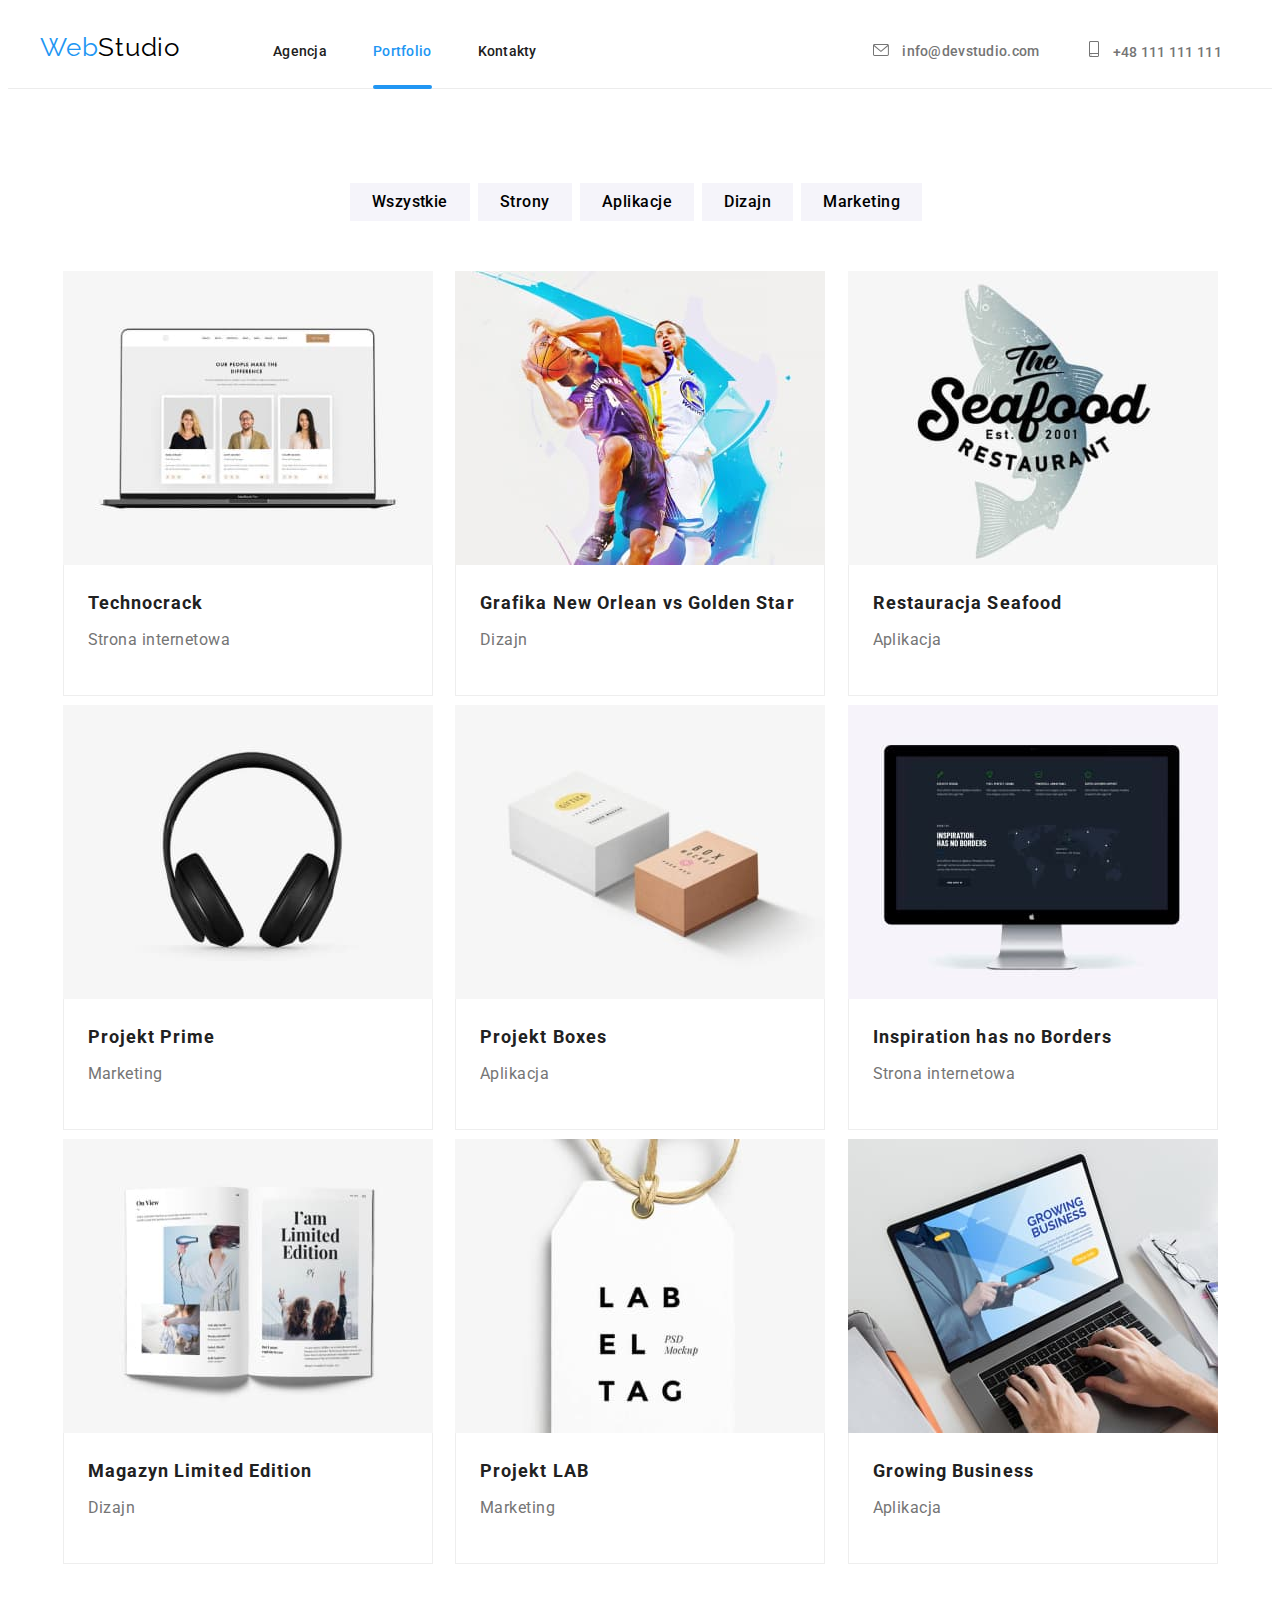
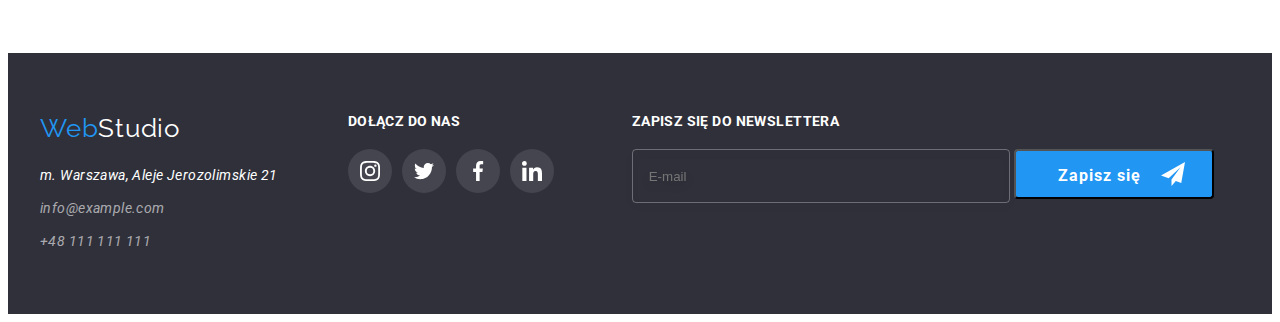
<file: portfolio.html>
<!DOCTYPE html>
<html lang="pl">
  <head>
    <meta charset="UTF-8" />
    <meta http-equiv="X-UA-Compatible" content="IE=edge" />
    <meta name="viewport" content="width=device-width, initial-scale=1.0" />
    <link
      rel="stylesheet"
      href="https://cdnjs.cloudflare.com/ajax/libs/modern-normalize/1.1.0/modern-normalize.min.css"
      integrity="sha512-wpPYUAdjBVSE4KJnH1VR1HeZfpl1ub8YT/NKx4PuQ5NmX2tKuGu6U/JRp5y+Y8XG2tV+wKQpNHVUX03MfMFn9Q=="
      crossorigin="anonymous"
      referrerpolicy="no-referrer"
    />
    <link rel="preconnect" href="https://fonts.googleapis.com" />
    <link rel="preconnect" href="https://fonts.gstatic.com" crossorigin />
    <link
      href="https://fonts.googleapis.com/css2?family=Raleway:wght@700&family=Roboto:wght@400;500;700;900&display=swap"
      rel="stylesheet"
    />
    <link rel="stylesheet" href="./css/styles.css" />
    <title>Portfolio</title>
  </head>

  <body class="body">
    <header class="header">
      <div class="container">
        <div class="header-flex">
          <a class="webstudio-link" href="#"
            ><span class="blue-web">Web</span>Studio</a
          >
          <nav class="header-nav">
            <ul class="nav-list">
              <li class="nav-item">
                <a class="p-nav-agency link" href="index.html#agency"
                  >Agencja</a
                >
              </li>
              <li class="nav-item">
                <a
                  class="p-nav-portfolio link"
                  href="https://tomaszandrzejpawlowski.github.io/goit-markup-hw-06/portfolio.html"
                  >Portfolio</a
                >
              </li>
              <li class="nav-item">
                <a class="p-nav-contact link" href="#contact">Kontakty</a>
              </li>
            </ul>
          </nav>
          <ul class="header-contact">
            <li class="header-contact-item">
              <a class="header-mail link" href="mailto:info@devstudio.com">
                <svg class="envelope-icon" width="16px" height="12px">
                  <use href="./images/icons-svg/icons.svg#icon-envelope"></use>
                </svg>
                info@devstudio.com</a
              >
            </li>
            <li class="header-contact-item">
              <a class="header-tel link" href="tel:+48111111111"
                ><svg class="smartphone-icon" width="10px" height="16px">
                  <use
                    href="./images/icons-svg/icons.svg#icon-smartphone"
                  ></use>
                </svg>
                +48 111 111 111</a
              >
            </li>
          </ul>
        </div>
      </div>
    </header>
    <main class="p-main" id="portfolio">
      <div class="container">
        <ul class="p-buttons">
          <li class="p-button-item">
            <button class="p-button button" type="button">Wszystkie</button>
          </li>
          <li class="p-button-item">
            <button class="p-button button" type="button">Strony</button>
          </li>
          <li class="p-button-item">
            <button class="p-button button" type="button">Aplikacje</button>
          </li>
          <li class="p-button-item">
            <button class="p-button button" type="button">Dizajn</button>
          </li>
          <li class="p-button-item">
            <button class="p-button button" type="button">Marketing</button>
          </li>
        </ul>
        <ul class="p-projects">
          <li class="p-project">
            <ul class="p-project-section">
              <li class="p-project-img">
                <figure>
                  <img
                    class="img"
                    src="./images/portfolio/portfolio_img1.jpg"
                    alt="Strona referująca 3 pracowników."
                    width="370"
                    height="294"
                  />
                  <figcaption class="p-project-overlay">
                    <p>
                      Technocrack jest popularną platformą wykorzystywaną do
                      rozpowszechniania koronawirusa. Firmy wykorzystują tę
                      platformę do celów szpiegowskich i ataków na
                      niezabezpieczone serwery konkurencji
                    </p>
                  </figcaption>
                </figure>
              </li>
              <li>
                <ul class="p-project-texts">
                  <li class="p-project-title">Technocrack</li>
                  <li class="p-project-category">Strona internetowa</li>
                </ul>
              </li>
            </ul>
          </li>
          <li class="p-project">
            <ul class="p-project-section">
              <li class="p-project-img">
                <figure>
                  <img
                    src="./images/portfolio/portfolio_img2.jpg"
                    alt="Dwóch rywalizujących koszykarzy w trakcie gry na abstrakcyjnym tle."
                    width="370"
                    height="294"
                  />
                  <figcaption class="p-project-overlay">
                    <p>
                      Technocrack jest popularną platformą wykorzystywaną do
                      rozpowszechniania koronawirusa. Firmy wykorzystują tę
                      platformę do celów szpiegowskich i ataków na
                      niezabezpieczone serwery konkurencji
                    </p>
                  </figcaption>
                </figure>
              </li>
              <li>
                <ul class="p-project-texts">
                  <li class="p-project-title">
                    Grafika New Orlean vs Golden Star
                  </li>
                  <li class="p-project-category">Dizajn</li>
                </ul>
              </li>
            </ul>
          </li>
          <li class="p-project">
            <ul class="p-project-section">
              <li class="p-project-img">
                <figure>
                  <img
                    src="./images/portfolio/portfolio_img3.jpg"
                    alt="Logo restauracji Seafood."
                    width="370"
                    height="294"
                  />
                  <figcaption class="p-project-overlay">
                    <p>
                      Technocrack jest popularną platformą wykorzystywaną do
                      rozpowszechniania koronawirusa. Firmy wykorzystują tę
                      platformę do celów szpiegowskich i ataków na
                      niezabezpieczone serwery konkurencji
                    </p>
                  </figcaption>
                </figure>
              </li>
              <li>
                <ul class="p-project-texts">
                  <li class="p-project-title">Restauracja Seafood</li>
                  <li class="p-project-category">Aplikacja</li>
                </ul>
              </li>
            </ul>
          </li>
          <li class="p-project">
            <ul class="p-project-section">
              <li class="p-project-img">
                <figure>
                  <img
                    src="./images/portfolio/portfolio_img4.jpg"
                    alt="Czarne słuchawki bezprzewodowe."
                    width="370"
                    height="294"
                  />
                  <figcaption class="p-project-overlay">
                    <p>
                      Technocrack jest popularną platformą wykorzystywaną do
                      rozpowszechniania koronawirusa. Firmy wykorzystują tę
                      platformę do celów szpiegowskich i ataków na
                      niezabezpieczone serwery konkurencji
                    </p>
                  </figcaption>
                </figure>
              </li>
              <li>
                <ul class="p-project-texts">
                  <li class="p-project-title">Projekt Prime</li>
                  <li class="p-project-category">Marketing</li>
                </ul>
              </li>
            </ul>
          </li>
          <li class="p-project">
            <ul class="p-project-section">
              <li class="p-project-img">
                <figure>
                  <img
                    src="./images/portfolio/portfolio_img5.jpg"
                    alt="Dwa pudełka, białe i brązowe, dwa razy mniejsze od białego."
                    width="370"
                    height="294"
                  />
                  <figcaption class="p-project-overlay">
                    <p>
                      Technocrack jest popularną platformą wykorzystywaną do
                      rozpowszechniania koronawirusa. Firmy wykorzystują tę
                      platformę do celów szpiegowskich i ataków na
                      niezabezpieczone serwery konkurencji
                    </p>
                  </figcaption>
                </figure>
              </li>
              <li>
                <ul class="p-project-texts">
                  <li class="p-project-title">Projekt Boxes</li>
                  <li class="p-project-category">Aplikacja</li>
                </ul>
              </li>
            </ul>
          </li>
          <li class="p-project">
            <ul class="p-project-section">
              <li class="p-project-img">
                <figure>
                  <img
                    src="./images/portfolio/portfolio_img6.jpg"
                    alt="Monitor wyświetlający stronę internetową z ciemnym motywem, dużym nagłówkiem INSPIRATION HAS NO BOUNDS i obrazem mapy."
                    width="370"
                    height="294"
                  />
                  <figcaption class="p-project-overlay">
                    <p>
                      Technocrack jest popularną platformą wykorzystywaną do
                      rozpowszechniania koronawirusa. Firmy wykorzystują tę
                      platformę do celów szpiegowskich i ataków na
                      niezabezpieczone serwery konkurencji
                    </p>
                  </figcaption>
                </figure>
              </li>
              <li>
                <ul class="p-project-texts">
                  <li class="p-project-title">Inspiration has no Borders</li>
                  <li class="p-project-category">Strona internetowa</li>
                </ul>
              </li>
            </ul>
          </li>
          <li class="p-project">
            <ul class="p-project-section">
              <li class="p-project-img">
                <figure>
                  <img
                    src="./images/portfolio/portfolio_img7.jpg"
                    alt="Otwarty magazyn z dwoma zdjęciami ludzi na lewej stronie i jednym większym z napisem I'am Limited Edition na prawej"
                    width="370"
                    height="294"
                  />
                  <figcaption class="p-project-overlay">
                    <p>
                      Technocrack jest popularną platformą wykorzystywaną do
                      rozpowszechniania koronawirusa. Firmy wykorzystują tę
                      platformę do celów szpiegowskich i ataków na
                      niezabezpieczone serwery konkurencji
                    </p>
                  </figcaption>
                </figure>
              </li>
              <li>
                <ul class="p-project-texts">
                  <li class="p-project-title">Magazyn Limited Edition</li>
                  <li class="p-project-category">Dizajn</li>
                </ul>
              </li>
            </ul>
          </li>
          <li class="p-project">
            <ul class="p-project-section">
              <li class="p-project-img">
                <figure>
                  <img
                    src="./images/portfolio/portfolio_img8.jpg"
                    alt="Metka z napisem LAB EL PSD Mockup TAG, napisane w 3 wierszach."
                    width="370"
                    height="294"
                  />
                  <figcaption class="p-project-overlay">
                    <p>
                      Technocrack jest popularną platformą wykorzystywaną do
                      rozpowszechniania koronawirusa. Firmy wykorzystują tę
                      platformę do celów szpiegowskich i ataków na
                      niezabezpieczone serwery konkurencji
                    </p>
                  </figcaption>
                </figure>
              </li>
              <li>
                <ul class="p-project-texts">
                  <li class="p-project-title">Projekt LAB</li>
                  <li class="p-project-category">Marketing</li>
                </ul>
              </li>
            </ul>
          </li>
          <li class="p-project">
            <ul class="p-project-section">
              <li class="p-project-img">
                <figure>
                  <img
                    src="./images/portfolio/portfolio_img9.jpg"
                    alt="Laptop wyświetlający stronę z nagłówkiem GROWING BUSINESS, na klawiaturze są widoczne ręce osoby."
                    width="370"
                    height="294"
                  />
                  <figcaption class="p-project-overlay">
                    <p>
                      Technocrack jest popularną platformą wykorzystywaną do
                      rozpowszechniania koronawirusa. Firmy wykorzystują tę
                      platformę do celów szpiegowskich i ataków na
                      niezabezpieczone serwery konkurencji
                    </p>
                  </figcaption>
                </figure>
              </li>
              <li>
                <ul class="p-project-texts">
                  <li class="p-project-title">Growing Business</li>
                  <li class="p-project-category">Aplikacja</li>
                </ul>
              </li>
            </ul>
          </li>
        </ul>
      </div>
    </main>
    <footer class="footer">
      <div class="container">
        <div class="footer-block">
          <div class="footer-first-block">
            <a class="webstudio-link-footer link" href="#"
              ><span class="blue-web">Web</span>Studio</a
            >
            <address class="address-links" id="contact">
              <ul class="address-list">
                <li class="address-list-item">
                  <a
                    class="address-map-link link"
                    href="https://goo.gl/maps/aFRLkCgBxppGDL6R9"
                    target="_blank"
                    >m. Warszawa, Aleje Jerozolimskie 21</a
                  >
                </li>
                <li class="address-list-item">
                  <a class="address-mail link" href="mailto:info@example.com"
                    >info@example.com</a
                  >
                </li>
                <li class="address-list-item">
                  <a class="address-tel link" href="tel:+48111111111"
                    >+48 111 111 111</a
                  >
                </li>
              </ul>
            </address>
          </div>
          <div class="footer-second-block">
            <h3 class="join-us-text">DOŁĄCZ DO NAS</h3>
            <ul class="footer-social-links">
              <li>
                <a href="#"
                  ><div class="social-icons-footer">
                    <svg
                      class="instagram-icon social-icon-footer"
                      width="20px"
                      height="20px"
                    >
                      <use
                        href="./images/icons-svg/icons.svg#icon-instagram"
                      ></use>
                    </svg>
                  </div>
                </a>
              </li>
              <li>
                <a href="#"
                  ><div class="social-icons-footer">
                    <svg
                      class="tweeter-icon social-icon-footer"
                      width="20px"
                      height="20px"
                    >
                      <use
                        href="./images/icons-svg/icons.svg#icon-twitter"
                      ></use>
                    </svg>
                  </div>
                </a>
              </li>
              <li>
                <a href="#"
                  ><div class="social-icons-footer">
                    <svg
                      class="facebook-icon social-icon-footer"
                      width="20px"
                      height="20px"
                    >
                      <use
                        href="./images/icons-svg/icons.svg#icon-facebook"
                      ></use>
                    </svg>
                  </div>
                </a>
              </li>
              <li>
                <a href="#"
                  ><div class="social-icons-footer">
                    <svg
                      class="linkedin-icon social-icon-footer"
                      width="20px"
                      height="20px"
                    >
                      <use
                        href="./images/icons-svg/icons.svg#icon-linkedin"
                      ></use>
                    </svg>
                  </div>
                </a>
              </li>
            </ul>
          </div>
          <div class="newsletter-email-section">
            <form name="newsletter">
              <label class="newsletter-label" for="newsletter-email"
                >Zapisz się do newslettera
              </label>
              <input
                class="newsletter-email-input"
                type="email"
                name="newsletter-email"
                id="newsletter-email"
                placeholder="E-mail"
              />
              <button class="newsletter-button" type="submit">
                Zapisz się
                <svg class="newsletter-icon" width="24px" height="24px">
                  <use href="./images/icons-svg/icons.svg#icon-send"></use>
                </svg>
              </button>
            </form>
          </div>
        </div>
      </div>
    </footer>
  </body>
</html>
</file>
<file: css/styles.css>
.body {
  font-family: "Roboto", sans-serif;
  color: #212121;
}
ul {
  list-style-type: none;
  padding: 0;
}

.header {
  border-bottom: solid 1px #ececec;
}
.header-flex {
  display: flex;
  align-items: baseline;
}
.webstudio-link {
  font-family: "Raleway", sans-serif;
  color: #000000;
  text-decoration: none;
  font-size: 26px;
  line-height: 1.19;
  letter-spacing: 0.03em;
  margin: 24px 93px 25px 0;
}
.blue-web {
  color: #2196f3;
}

.nav-list {
  font-weight: 500;
  color: #212121;
  font-size: 14px;
  line-height: 1.14;
  letter-spacing: 0.02em;
  display: flex;
  justify-content: space-evenly;
  max-width: 600px;
}
.nav-item {
  margin-right: 46px;
}
.nav-item:nth-child(3) {
  margin-right: 0;
}
.header-contact {
  display: flex;
}
.header-mail,
.header-tel {
  font-weight: 500;
  color: #757575;
  font-size: 14px;
  line-height: 1.14;
  letter-spacing: 0.02em;
}
.header-mail {
  margin-right: 50px;
}
.envelope-icon {
  margin-right: 10px;
  fill: currentColor;
}
.smartphone-icon {
  margin-right: 10px;
  fill: currentColor;
}
.link {
  text-decoration: none;
}

.nav-portfolio,
.nav-contact,
.p-nav-agency,
.p-nav-contact {
  color: #212121;
}
.nav-agency,
.nav-agency:visited,
.p-nav-portfolio,
.p-nav-portfolio:visited {
  color: #2196f3;
}
.nav-agency::after {
  content: "";
  display: block;
  position: relative;
  top: 25.5px;
  width: 100%;
  height: 4px;
  background-color: #2196f3;
  border-radius: 2px;
}
.nav-contact,
.p-nav-contact {
  margin-right: 364px;
}

.nav-portfolio:visited,
.nav-contact:visited,
.p-nav-agency:visited,
.p-nav-contact:visited {
  color: #212121;
}
.link:hover,
.link:focus {
  color: #2196f3;
}
.button:hover,
.button:focus {
  color: #ffffff;
  background-color: #2196f3;
}
.button {
  cursor: pointer;
}

.is-hidden {
  pointer-events: none;
  visibility: hidden;
  opacity: 0;
  transform: scale(0);
}

.backdrop {
  display: flex;
  background-color: rgba(0, 0, 0, 0.2);
  position: fixed;
  left: 0;
  right: 0;
  top: 0;
  bottom: 0;
  z-index: 1;
  cursor: not-allowed;
  transform: scale(1);
  transition-duration: 250ms;
  transition-timing-function: cubic-bezier(0.4, 0, 0.2, 1);
}
.modal {
  position: relative;
  margin: auto;
  background: #ffffff;
  box-shadow: 0px 1px 3px rgba(0, 0, 0, 0.12), 0px 1px 1px rgba(0, 0, 0, 0.14),
    0px 2px 1px rgba(0, 0, 0, 0.2);
  width: 528px;
  height: 581px;
  cursor: auto;
  border-radius: 4px;
}

.modal-close {
  border: none;
  width: 30px;
  height: 30px;
  background-color: #fff;
  position: relative;
  top: 8px;
  left: 91%;
  cursor: pointer;
}
.modal-form {
  position: relative;
  display: flex;
  flex-direction: column;
}
.modal-legend {
  font-family: "Roboto";
  font-style: normal;
  font-weight: 700;
  font-size: 20px;
  line-height: 23px;
  text-align: center;
  letter-spacing: 0.03em;
  color: #212121;
  align-items: center;
  text-align: center;
  margin-top: 2px;
  margin-bottom: 12px;
}
.label {
  font-family: "Roboto";
  font-style: normal;
  font-weight: 400;
  font-size: 12px;
  line-height: 14px;
  letter-spacing: 0.01em;
  color: #757575;

  display: flex;
  flex-direction: column;
  align-content: space-around;
  padding-left: 40px;
}
.label-text {
  margin-bottom: 10px;
}
.textarea-label {
  padding-bottom: 0;
  margin-bottom: 20px;
}
.modal-input-div {
  width: 448px;
  height: 40px;
  border: 1px solid rgba(33, 33, 33, 0.2);
  border-radius: 4px;
  margin-bottom: 10px;
  display: flex;
}
.modal-input {
  margin: 10px auto 10px 0;
  width: 366px;
  height: 20px;
  border: none;
  outline-color: transparent;
}
.textarea-input-div {
  width: 448px;
  border: 1px solid rgba(33, 33, 33, 0.2);
  border-radius: 4px;
  display: flex;
  position: relative;
}
.textarea-input {
  resize: none;
  margin: 12px auto;
  width: 416px;
  border: none;
  outline-color: transparent;
}
.textarea-input::placeholder {
  font-family: "Roboto";
  font-style: normal;
  font-weight: 400;
  font-size: 12px;
  line-height: 14px;
  letter-spacing: 0.01em;
  color: rgba(117, 117, 117, 0.5);
}
.label:focus-within .modal-input-div,
.label:focus-within .textarea-input-div {
  border-color: #2196f3;
}
.modal-icon {
  fill: #212121;
  margin: auto;
}
.label:focus-within .modal-icon {
  fill: #2196f3;
}
.modal-checkbox {
  position: relative;
  top: 20px;
  width: 16px;
  height: 15px;
  -moz-appearance: none;
  -webkit-appearance: none;
  appearance: none;
}

.checkbox-square-svg {
  position: relative;
  left: 54px;
}

.checkbox-checked-svg {
  fill: #fff;
  background-color: #2196f3;
  width: 16px;
  height: 17px;
  border-radius: 4px;
  position: relative;
  left: 54px;
  bottom: 19px;
  visibility: hidden;
}
.modal-checkbox:checked ~ .checkbox-checked-svg {
  visibility: visible;
}
.modal-checkbox:checked + .checkbox-square-svg {
  visibility: hidden;
}

.modal-declaration {
  position: relative;
  left: 79px;
  bottom: 42px;
  font-family: "Roboto";
  font-style: normal;
  font-weight: 400;
  font-size: 14px;
  line-height: 24px;
  letter-spacing: 0.03em;
  color: #757575;
}
.declaration-label {
  padding-left: 55px;
}
.declaration-link,
.declaration-link:hover,
.declaration-link:focus,
.declaration-link:visited {
  color: #2196f3;
}
.modal-send-button {
  font-family: "Roboto";
  font-style: normal;
  font-weight: 700;
  font-size: 16px;
  line-height: 30px;
  letter-spacing: 0.06em;
  color: #ffffff;
  background-color: #2196f3;
  width: 200px;
  height: 50px;
  border: none;
  border-radius: 4px;
  margin-left: 164px;
  position: relative;
  bottom: 20px;
}
.header-block-shade {
  width: 100%;
  height: 100%;
  background-color: rgba(47, 48, 58, 0.4);
  display: flex;
  flex-direction: column;
  align-items: center;
  padding-bottom: 200px;
  margin-bottom: 94px;
}
.header-block {
  background-color: #2f303a;
  background-image: url(/goit-markup-hw-06/images/header/header.jpg);
  background-position: center;
  background-size: cover;
  min-height: 600px;
}
.main-header-text {
  color: #ffffff;
  font-weight: 900;
  font-size: 44px;
  line-height: 1.36;
  text-align: center;
  letter-spacing: 0.06em;
  text-transform: uppercase;
  width: 696px;
  margin: 200px 0 30px 0;
}
.header-button {
  font-family: "Roboto";
  font-style: normal;
  font-weight: 700;
  font-size: 16px;
  line-height: 30px;
  align-items: center;
  text-align: center;
  letter-spacing: 0.06em;
  color: #ffffff;
  background-color: #2196f3;
  padding: 10px 41px 10px 42px;
}
.assets-block {
  display: flex;
}
.assets {
  margin: 0 30px 94px 0;
}
.assets:nth-child(4) {
  margin-right: 0;
}
.icon-background {
  width: 270px;
  height: 120px;
  background-color: #f5f4fa;
  margin-bottom: 30px;
}
.icons {
  margin: 25px 100px;
}
.asset {
  font-size: 14px;
  line-height: 1.14;
  letter-spacing: 0.03em;
  text-transform: uppercase;
  margin-bottom: 10px;
}
.asset-text {
  font-weight: 400;
  font-size: 14px;
  line-height: 1.71;
  letter-spacing: 0.03em;
  color: #757575;
}

.portfolio-header {
  font-size: 36px;
  line-height: 1.31;
  text-align: center;
  letter-spacing: 0.03em;
  margin-top: 0;
  margin-bottom: 50px;
}
.portfolio-gallery {
  display: flex;
  justify-content: space-between;
  margin: 0 0 94px;
}
.gallery {
  margin-right: 30px;
}
.img-text-box-1 {
  background-color: #2f303acc;
  width: 100%;
  height: 70px;
  position: relative;
  top: -84px;
}
.text-box-1 {
  color: #fff;
  font-family: "Roboto";
  font-style: normal;
  font-weight: 700;
  font-size: 14px;
  line-height: 16px;
  text-align: center;
  letter-spacing: 0.03em;
  text-transform: uppercase;
  padding: 27px 0;
}
.img-text-box-2 {
  background-color: #2f303acc;
  width: 100%;
  height: 70px;
  position: relative;
  top: -84px;
}
.text-box-2 {
  color: #fff;
  font-family: "Roboto";
  font-style: normal;
  font-weight: 700;
  font-size: 14px;
  line-height: 16px;
  text-align: center;
  letter-spacing: 0.03em;
  text-transform: uppercase;
  padding: 27px 0;
}
.img-text-box-3 {
  background-color: #2f303acc;
  width: 100%;
  height: 70px;
  position: relative;
  top: -84px;
}
.text-box-3 {
  color: #fff;
  font-family: "Roboto";
  font-style: normal;
  font-weight: 700;
  font-size: 14px;
  line-height: 16px;
  text-align: center;
  letter-spacing: 0.03em;
  text-transform: uppercase;
  padding: 27px 0;
}
.gallery:nth-child(3) {
  margin-right: 0;
}
.team-header {
  font-weight: 700;
  font-size: 36px;
  line-height: 42px;
  text-align: center;
  letter-spacing: 0.03em;
  margin: 0 0 50px;
}
.team-block {
  width: auto;
  background: #f5f4fa;
  padding: 94px 0;
}
.team-list {
  display: flex;
  justify-content: space-between;
  margin: 0;
}
.team-member {
  display: block;
  margin-right: 30px;
  background: #ffffff;
  box-shadow: 0 2px 1px 0 rgba(0, 0, 0, 0.2), 0 1px 1px 0 rgba(0, 0, 0, 0.14),
    0 1px 3px 0 rgba(0, 0, 0, 0.12);
}
.team-member:nth-child(4) {
  margin-right: 0;
}
.member-name {
  font-weight: 500;
  font-size: 16px;
  line-height: 1.9;
  text-align: center;
  letter-spacing: 0.03em;
}
.member-job {
  font-size: 16px;
  line-height: 1.9;
  text-align: center;
  letter-spacing: 0.03em;
  color: #757575;
}
.social-links {
  display: flex;
  max-width: 206px;
  justify-content: space-around;
  margin: auto;
  margin-bottom: 18px;
}
.social-icons-likns {
  width: 44px;
  height: 44px;
  border-radius: 50%;
}
.social-icon {
  margin: 12px;
  fill: #afb1b8;
}

.social-icons-likns:hover,
.social-icons-likns:focus {
  background-color: #2196f3;
}
.social-icons-likns:hover > .social-icon,
.social-icons-likns:hover > .social-icon {
  fill: #fff;
}

.clients {
  padding: 94px 214px;
}
.our-clients {
  font-family: Roboto;
  font-size: 36px;
  font-weight: 700;
  line-height: 42px;
  letter-spacing: 0.03em;
  text-align: center;
}
.client-icons {
  display: flex;
  justify-content: space-around;
}
.client-icon-background {
  width: 170px;
  height: 92px;
  border: 1px rgba(175, 177, 184, 1) solid;
  border-radius: 4px;
}
.client-icon {
  margin: 16px 32px;
  fill: #afb1b8;
}

.client-icon-background:focus,
.client-icon-background:hover {
  border: 1px #2196f3 solid;
}
.client-icon-background:hover > .client-icon,
.client-icon-background:focus > .client-icon {
  fill: #2196f3;
}

.icon-logo {
  margin: 25px 65px 20.5px 64px;
}
.icon-logo-1 {
  margin: 21px 65px 20.5px 64px;
}
.icon-logo-2 {
  margin: 25px 64px 25px 62px;
}
.icon-logo-3 {
  margin: 25px 42px 26px 43px;
}
.icon-logo-4 {
  margin: 16px 53px 28px 54px;
}
.icon-logo-5 {
  margin: 22px 38px 25px 38px;
}
.footer {
  background: #2f303a;
}
.footer-block {
  display: flex;
  padding: 60px 0;
  align-items: flex-start;
}
.footer-first-block {
  display: inline-block;
  margin-right: 70px;
}
.webstudio-link-footer {
  font-family: "Raleway", sans-serif;
  text-decoration: none;
  font-size: 26px;
  line-height: 1.19;
  letter-spacing: 0.03em;
  color: #ffffff;
}
.address-list {
  font-size: 14px;
  line-height: 1.71;
  letter-spacing: 0.03em;
  margin: 20px 0 0 0;
}
.address-list-item {
  margin-bottom: 9px;
}
.address-list-item:nth-child(3) {
  margin-bottom: 0;
}
.address-map-link {
  color: #ffffff;
}
.address-mail,
.address-tel {
  color: rgba(255, 255, 255, 0.6);
}
.footer-second-block {
  display: inline-block;
  width: 206px;
  height: 80px;
}
.join-us-text {
  color: #ffffff;
  font-family: Roboto;
  font-size: 14px;
  font-weight: 700;
  line-height: 16px;
  letter-spacing: 0.03em;
  text-align: left;
  margin-top: 0;
  margin-bottom: 20px;
}
.footer-social-links {
  display: flex;
  justify-content: space-between;
}
.social-icons-footer {
  background-color: #ffffff1a;
  width: 44px;
  height: 44px;
  border-radius: 50%;
}
.social-icon-footer {
  fill: #fff;
  margin: 12px;
}
.social-icons-footer:hover,
.social-icons-footer:focus {
  background-color: #2196f3;
}
.container {
  width: 1200px;
  margin: 0 auto;
}
img {
  display: block;
  max-width: 100%;
  height: auto;
}
.newsletter-email-section {
  padding-left: 78px;
}
.newsletter-label {
  display: block;
  margin-bottom: 20px;
  font-family: "Roboto";
  font-style: normal;
  font-weight: 700;
  font-size: 14px;
  line-height: 16px;
  letter-spacing: 0.03em;
  text-transform: uppercase;
  color: #ffffff;
}
.newsletter-email-input {
  border: 1px solid #2196f3;
  filter: drop-shadow(0px 4px 4px rgba(0, 0, 0, 0.15));
  border-radius: 4px;
  height: 50px;
  width: 358px;
  background-color: transparent;
  color: #fff;
  outline: none;
}
.newsletter-email-input:placeholder-shown {
  border-color: rgba(255, 255, 255, 0.3);
}
.newsletter-email-input[placeholder] {
  padding-left: 16px;
}
.newsletter-button {
  font-family: "Roboto";
  font-style: normal;
  font-weight: 700;
  font-size: 16px;
  line-height: 30px;
  align-items: center;
  text-align: center;
  letter-spacing: 0.06em;
  color: #ffffff;
  background-color: #2196f3;
  text-align: center;
  border-radius: 4px;
  height: 50px;
  width: 200px;
}
.newsletter-icon {
  fill: #fff;
  position: relative;
  top: 5px;
  left: 16px;
}
/* 
VVV PORTFOLIO SECTION VVV
*/
.p-nav-portfolio::after {
  content: "";
  display: block;
  position: relative;
  top: 25.5px;
  width: 100%;
  height: 4px;
  background-color: #2196f3;
  border-radius: 2px;
}
.p-buttons {
  display: flex;
  justify-content: center;
  margin-top: 94px;
  margin-bottom: 50px;
}
.p-button {
  font-family: "Roboto";
  font-style: normal;
  font-weight: 500;
  font-size: 16px;
  line-height: 26px;
  text-align: center;
  letter-spacing: 0.03em;
  background-color: #f5f4fa;
  border: 0;
  margin-right: 8px;
  padding: 6px 22px;
}
.p-button:nth-child(5) {
  margin: 0;
}
.p-button:hover,
.p-button:focus {
  box-shadow: inset 0px 2px 2px 0 rgba(0, 0, 0, 0.12),
    inset 0 1px 2px 0 rgba(0, 0, 0, 0.08), inset 0 3px 1px 0 rgba(0, 0, 0, 0.1);
}
.p-projects {
  display: flex;
  flex-wrap: wrap;
  justify-content: space-evenly;
}
.p-project {
  max-height: 404px;
  margin-bottom: 30px;
  position: relative;
}

.p-project:hover,
.p-project:focus {
  box-shadow: 1px 4px 6px 0 rgba(0, 0, 0, 0.16), 0 4px 4px 0 rgba(0, 0, 0, 0.06),
    0 1px 1px 0 rgba(0, 0, 0, 0.12);
}
.p-project-img figure {
  position: relative;
  margin: 0;
  padding: 0;
  overflow: hidden;
}
.p-project-overlay {
  position: absolute;
  inset: 0;
  padding: 0.5em;
  width: 370px;
  height: 294px;
  background-color: #2196f3e6;
  transform: translateY(100%);
  transition: 250ms cubic-bezier(0.4, 0, 0.2, 1);
}
.p-project-section:hover .p-project-overlay,
.p-project-section:focus .p-project-overlay {
  transform: translateY(0);
}

.p-project-overlay p {
  font-family: "Roboto";
  font-style: normal;
  font-weight: 400;
  font-size: 18px;
  line-height: 28px;
  letter-spacing: 0.03em;
  color: #fff;
  padding: 30px 24px;
}

.p-project:nth-last-child(-n + 3) {
  margin-bottom: 94px;
}
.p-project-texts {
  border: 1px #eeeeee solid;
  border-top: 0;
  padding-top: 20px;
  height: 110px;
}
.p-project-title {
  font-weight: 700;
  font-size: 18px;
  line-height: 2;
  letter-spacing: 0.06em;
  margin-left: 24px;
  margin-bottom: 4px;
}
.p-project-category {
  font-size: 16px;
  line-height: 1.88;
  letter-spacing: 0.03em;
  color: #757575;
  margin-left: 24px;
  margin-bottom: 20px;
}
</file>
